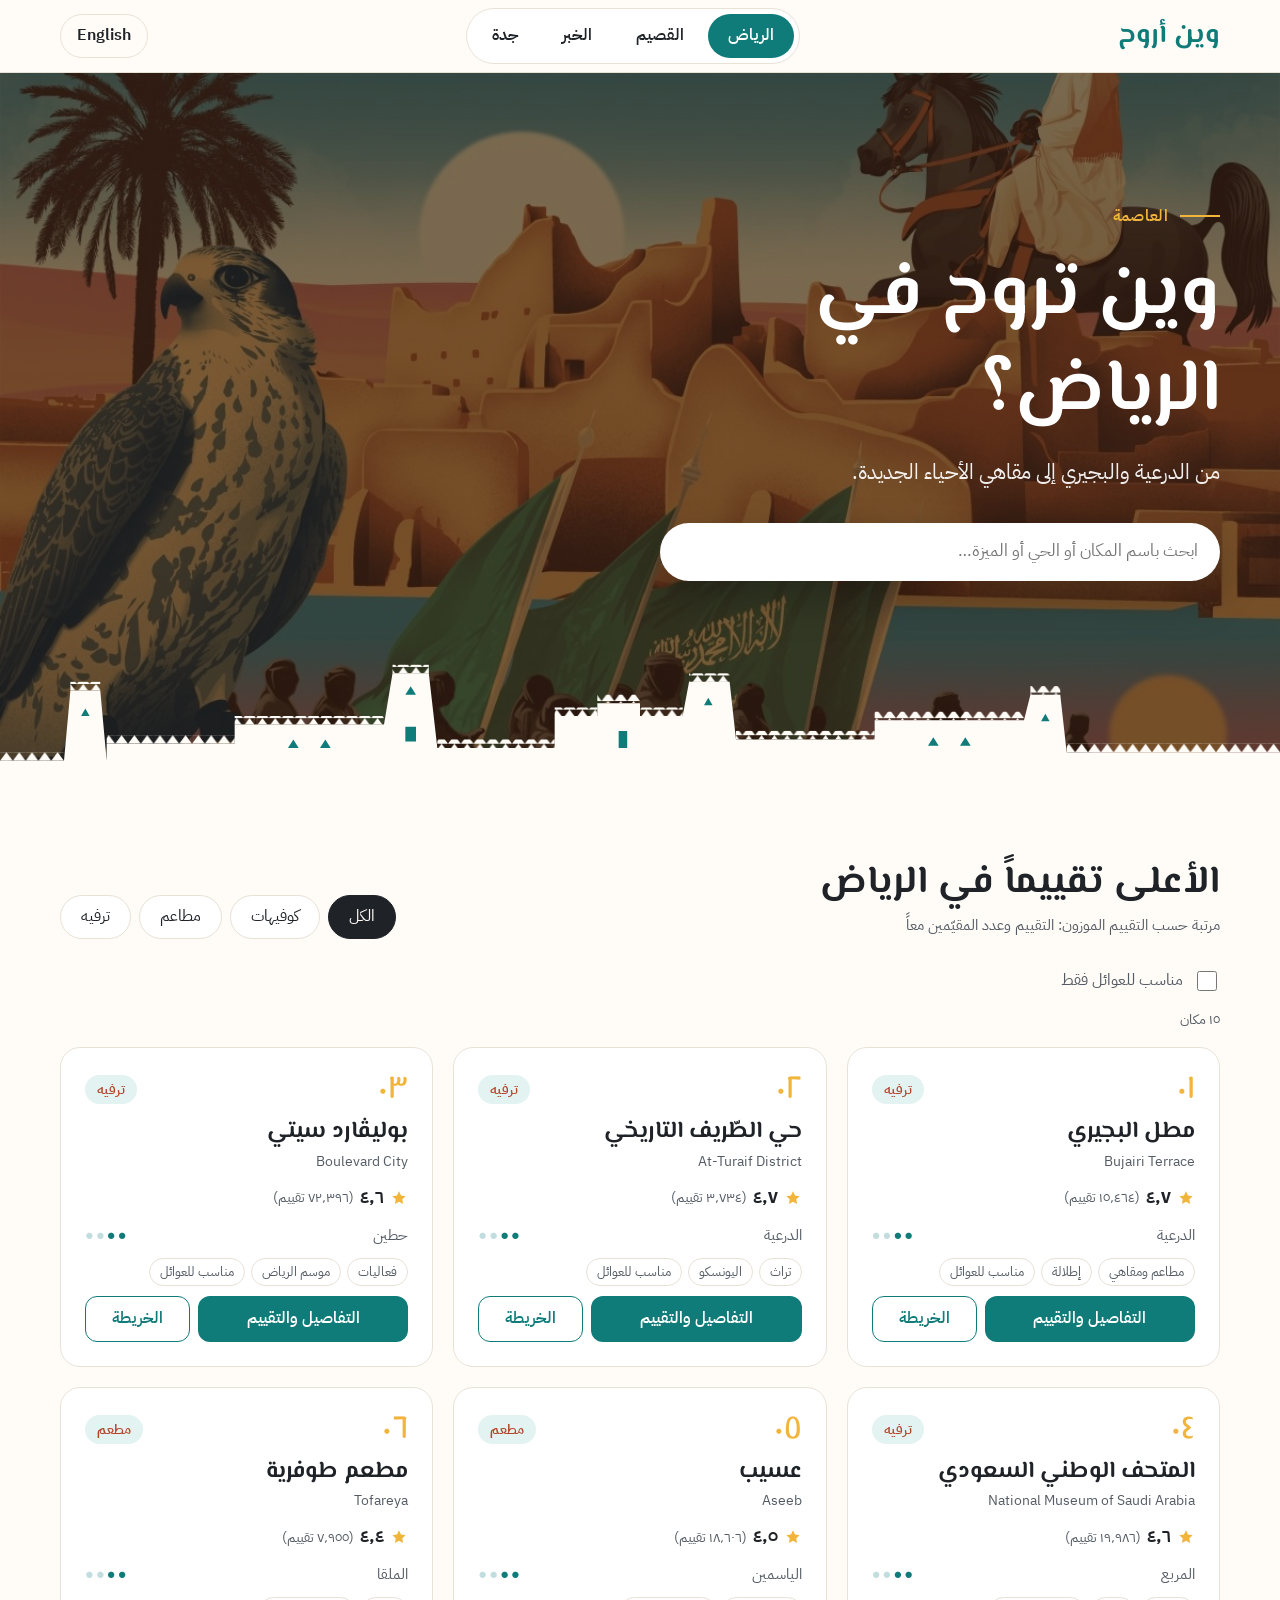
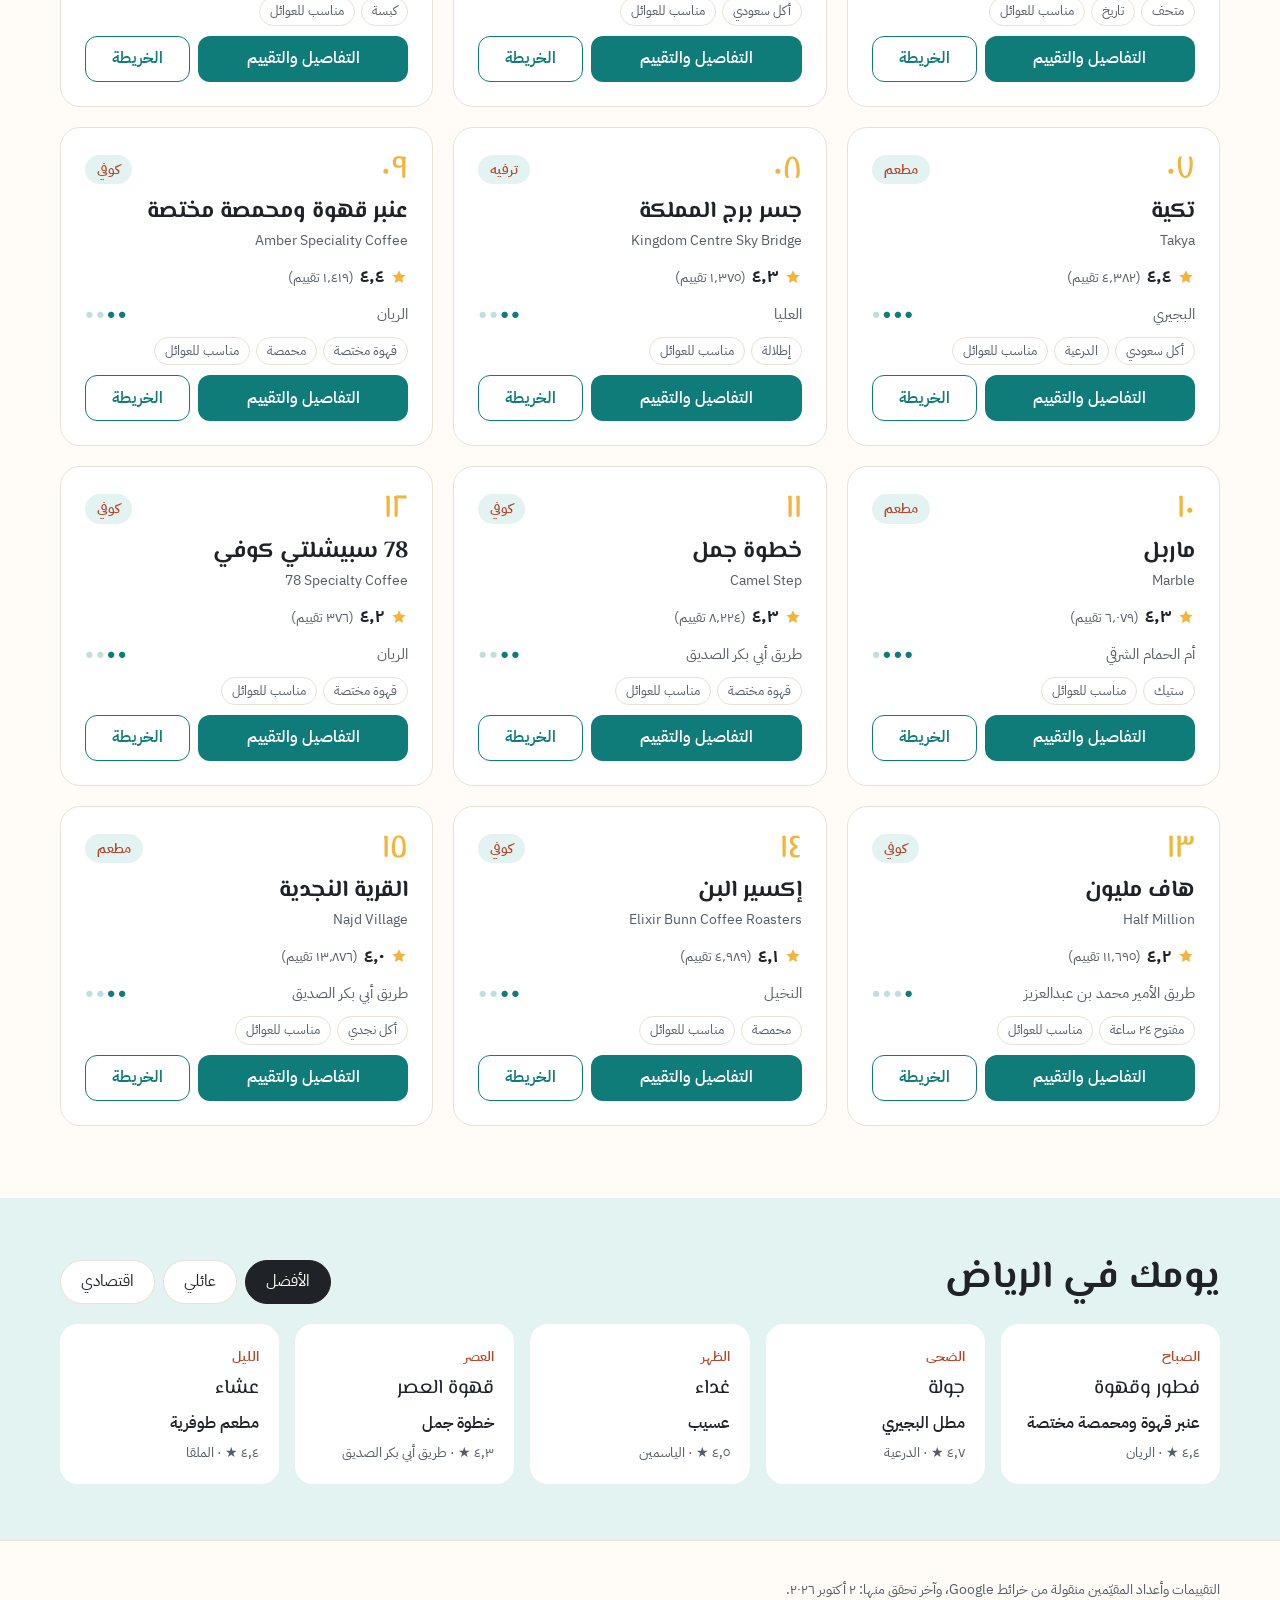
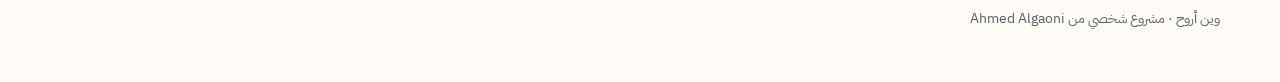
<file: index.html>
<!doctype html>
<html lang="ar" dir="rtl">
<head>
  <meta charset="utf-8">
  <meta name="viewport" content="width=device-width, initial-scale=1">
  <title>وين أروح | دليل الكوفيهات والمطاعم والترفيه</title>
  <meta name="description" content="أفضل الكوفيهات والمطاعم والأماكن الترفيهية في الرياض والقصيم والخبر وجدة، حسب تقييمات خرائط Google.">
  <link rel="preconnect" href="https://fonts.googleapis.com">
  <link rel="preconnect" href="https://fonts.gstatic.com" crossorigin>
  <link href="https://fonts.googleapis.com/css2?family=IBM+Plex+Sans+Arabic:wght@400;500;600&family=El+Messiri:wght@600;700&family=Reem+Kufi:wght@600;700&family=Rubik:wght@600;700&family=Amiri:wght@700&display=swap" rel="stylesheet">
  <link rel="stylesheet" href="style.css">
</head>
<body data-city="riyadh">

  <header class="site-header">
    <div class="container header-row">
      <a class="logo" href="#" data-i18n="siteName">وين أروح</a>
      <nav class="city-switch" aria-label="اختر المدينة" data-i18n-aria="citySwitch">
        <button type="button" data-city="riyadh">الرياض</button>
        <button type="button" data-city="qassim">القصيم</button>
        <button type="button" data-city="khobar">الخبر</button>
        <button type="button" data-city="jeddah">جدة</button>
      </nav>
      <button type="button" class="lang-btn" id="lang-btn" data-i18n="langButton">English</button>
    </div>
  </header>

  <section class="hero">
    <!-- One photo per city; CSS fades in the active one -->
    <img class="hero-img" data-city="riyadh" src="assets/img/riyadh.jpg" alt="">
    <img class="hero-img" data-city="qassim" src="assets/img/qassim.jpg" alt="">
    <img class="hero-img" data-city="khobar" src="assets/img/khobar.jpg" alt="">
    <img class="hero-img" data-city="jeddah" src="assets/img/jeddah.jpg" alt="">
    <div class="hero-overlay"></div>

    <div class="container hero-content">
      <p class="kicker" id="hero-kicker"></p>
      <h1 id="hero-title"></h1>
      <p class="tagline" id="hero-tagline"></p>
      <form class="search" role="search" onsubmit="return false">
        <label for="search-input" class="visually-hidden" data-i18n="searchLabel">ابحث عن مكان</label>
        <input id="search-input" type="search" placeholder="ابحث باسم المكان أو الحي أو الميزة…" data-i18n-ph="searchPlaceholder" autocomplete="off">
      </form>
    </div>

    <!-- City skylines (drawn in code, coloured by CSS variables) -->
    <div class="skylines" aria-hidden="true">
      <svg class="skyline" data-city="riyadh" viewBox="0 0 1200 160" preserveAspectRatio="xMidYMax slice">
        <defs><pattern id="cr-r" width="12" height="8" patternUnits="userSpaceOnUse"><path class="sk-fill" d="M0 8L6 0L12 8Z"/></pattern></defs>
        <path class="sk-fill" d="M0 160V112H60L66 46H94L100 112V96H220V78H360L368 30H402L410 100H520V70H560V58H600V70H640L646 38H684L690 92H820V74H960L966 50H994L1000 104H1200V160Z"/>
        <g fill="url(#cr-r)"><rect x="0" y="104" width="60" height="8"/><rect x="66" y="38" width="28" height="8"/><rect x="100" y="88" width="120" height="8"/><rect x="220" y="70" width="140" height="8"/><rect x="368" y="22" width="34" height="8"/><rect x="410" y="92" width="110" height="8"/><rect x="520" y="62" width="40" height="8"/><rect x="560" y="50" width="40" height="8"/><rect x="600" y="62" width="40" height="8"/><rect x="646" y="30" width="38" height="8"/><rect x="690" y="84" width="130" height="8"/><rect x="820" y="66" width="140" height="8"/><rect x="966" y="42" width="28" height="8"/><rect x="1000" y="96" width="200" height="8"/></g>
        <path class="sk-win" d="M76 70l4-7 4 7z M380 50l5-8 5 8z M380 80h10v14h-10z M660 60l4-7 4 7z M270 100l5-8 5 8z M300 100l5-8 5 8z M870 98l5-8 5 8z M900 98l5-8 5 8z M580 84h8v16h-8z M976 75l4-7 4 7z"/>
      </svg>
      <svg class="skyline" data-city="qassim" viewBox="0 0 1200 160" preserveAspectRatio="xMidYMax slice">
        <defs>
          <pattern id="cr-q" width="12" height="8" patternUnits="userSpaceOnUse"><path class="sk-fill" d="M0 8L6 0L12 8Z"/></pattern>
          <g id="palm-q" class="sk-fill"><path d="M-3 0L3 0L5 90L-5 90Z"/><path d="M0 0Q-26-12-48 6Q-24-4 0 4Z M0 0Q26-12 48 6Q24-4 0 4Z M0 0Q-14-26-38-30Q-14-18 0 3Z M0 0Q14-26 38-30Q14-18 0 3Z M0 0Q-2-24 4-36Q4-18 2 2Z"/></g>
        </defs>
        <use href="#palm-q" x="90" y="34"/><use href="#palm-q" x="330" y="26"/><use href="#palm-q" x="620" y="16"/><use href="#palm-q" x="930" y="28"/><use href="#palm-q" x="1130" y="22"/>
        <path class="sk-fill" d="M0 160V118H140V104H260V120H420V100H560V116H700V96H840V118H1000V106H1200V160Z"/>
        <g fill="url(#cr-q)"><rect x="0" y="110" width="140" height="8"/><rect x="140" y="96" width="120" height="8"/><rect x="260" y="112" width="160" height="8"/><rect x="420" y="92" width="140" height="8"/><rect x="560" y="108" width="140" height="8"/><rect x="700" y="88" width="140" height="8"/><rect x="840" y="110" width="160" height="8"/><rect x="1000" y="98" width="200" height="8"/></g>
        <path class="sk-win" d="M190 130h8v12h-8z M480 122l5-8 5 8z M500 122l5-8 5 8z M760 118l5-8 5 8z M780 118l5-8 5 8z M1080 128h8v12h-8z"/>
      </svg>
      <svg class="skyline" data-city="khobar" viewBox="0 0 1200 160" preserveAspectRatio="xMidYMax slice">
        <defs><g id="palm-k" class="sk-fill"><path d="M-3 0L3 0L5 90L-5 90Z"/><path d="M0 0Q-26-12-48 6Q-24-4 0 4Z M0 0Q26-12 48 6Q24-4 0 4Z M0 0Q-14-26-38-30Q-14-18 0 3Z M0 0Q14-26 38-30Q14-18 0 3Z M0 0Q-2-24 4-36Q4-18 2 2Z"/></g></defs>
        <use href="#palm-k" x="380" y="44"/><use href="#palm-k" x="470" y="52"/><use href="#palm-k" x="720" y="48"/>
        <g class="sk-fill">
          <path d="M0 160V122H70V100H120V116H190V86H240V108H300V124H760V104H820V82H870V110H940V92H990V118H1080V100H1130V120H1200V160Z"/>
          <path d="M592 130V50H608V130Z M598 4H602V22H598Z"/>
          <ellipse cx="600" cy="44" rx="46" ry="16"/>
          <circle cx="600" cy="22" r="8"/>
        </g>
        <path class="sk-win" d="M200 96h8v8h-8z M220 96h8v8h-8z M200 112h8v8h-8z M220 112h8v8h-8z M830 92h8v8h-8z M850 92h8v8h-8z M830 108h8v8h-8z M850 108h8v8h-8z M950 102h8v8h-8z M970 102h8v8h-8z"/>
      </svg>
      <svg class="skyline" data-city="jeddah" viewBox="0 0 1200 160" preserveAspectRatio="xMidYMax slice">
        <defs><pattern id="lat-j" width="8" height="8" patternUnits="userSpaceOnUse"><rect class="sk-fill" x="0" y="0" width="2" height="8"/></pattern></defs>
        <path class="sk-fill" d="M0 160V80H60V50H130V70H180V36H250V60H300V92H360V44H430V74H480V100H520V60H528L534 28L540 60H548V100H600V40H670V66H720V30H790V84H850V52H920V76H980V40H1050V70H1110V58H1200V160Z M516 72H552V76H516Z"/>
        <path class="sk-win" d="M80 66h30v34h-30z M195 50h40v44h-40z M375 58h40v42h-40z M615 54h40v36h-40z M735 44h40v48h-40z M865 66h40v32h-40z M995 54h40v42h-40z M1125 72h30v28h-30z"/>
        <path fill="url(#lat-j)" d="M80 66h30v34h-30z M195 50h40v44h-40z M375 58h40v42h-40z M615 54h40v36h-40z M735 44h40v48h-40z M865 66h40v32h-40z M995 54h40v42h-40z M1125 72h30v28h-30z"/>
      </svg>
    </div>
  </section>

  <main>
    <section class="container places" aria-labelledby="places-title">
      <div class="section-head">
        <div>
          <h2 id="places-title"></h2>
          <p class="section-sub" data-i18n="placesSub">مرتبة حسب التقييم الموزون: التقييم وعدد المقيّمين معاً</p>
        </div>
        <div class="tabs" role="group" aria-label="التصنيف" data-i18n-aria="tabsLabel">
          <button type="button" data-cat="all" aria-pressed="true" data-i18n="all">الكل</button>
          <button type="button" data-cat="cafe" aria-pressed="false" data-i18n="cafes">كوفيهات</button>
          <button type="button" data-cat="restaurant" aria-pressed="false" data-i18n="restaurants">مطاعم</button>
          <button type="button" data-cat="entertainment" aria-pressed="false" data-i18n="fun">ترفيه</button>
        </div>
      </div>
      <label class="family-toggle">
        <input type="checkbox" id="family-only">
        <span data-i18n="familyOnly">مناسب للعوائل فقط</span>
      </label>
      <p class="results-count" id="results-count" aria-live="polite"></p>
      <div class="cards" id="cards"></div>
    </section>

    <section class="plan-wrap" aria-labelledby="plan-title">
      <div class="container">
        <div class="section-head">
          <h2 id="plan-title"></h2>
          <div class="tabs" role="group" aria-label="نوع الخطة" data-i18n-aria="planLabel">
            <button type="button" data-mode="best" aria-pressed="true" data-i18n="best">الأفضل</button>
            <button type="button" data-mode="family" aria-pressed="false" data-i18n="family">عائلي</button>
            <button type="button" data-mode="budget" aria-pressed="false" data-i18n="budget">اقتصادي</button>
          </div>
        </div>
        <ol class="plan" id="plan"></ol>
      </div>
    </section>
  </main>

  <footer class="site-footer">
    <div class="container">
      <p id="footer-source"></p>
      <p data-i18n="footerAuthor">وين أروح · مشروع شخصي من Ahmed Algaoni</p>
    </div>
  </footer>

  <!-- Card template: filled by script.js with textContent (never innerHTML) -->
  <template id="card-template">
    <article class="card">
      <div class="card-top">
        <span class="rank"></span>
        <span class="chip cat"></span>
      </div>
      <h3 class="name"><a></a></h3>
      <p class="name-alt"></p>
      <p class="rating">
        <svg class="star" viewBox="0 0 24 24" aria-hidden="true"><path d="M12 3l2.7 5.6 6.1.9-4.4 4.3 1 6.1L12 17l-5.4 2.9 1-6.1L3.2 9.5l6.1-.9z"/></svg>
        <strong class="score"></strong>
        <span class="reviews"></span>
      </p>
      <p class="meta">
        <span class="hood"></span>
        <span class="price"></span>
      </p>
      <ul class="tags"></ul>
      <div class="actions">
        <a class="btn details"></a>
        <a class="btn ghost maps" target="_blank" rel="noopener"></a>
      </div>
    </article>
  </template>

  <script src="i18n.js"></script>
  <script src="common.js"></script>
  <script src="script.js"></script>
</body>
</html>
</file>
<file: style.css>
/* ===== City themes =====
   Each city only changes these variables; the rest of the CSS never
   hard-codes a city colour. script.js just sets <body data-city="..."> */

body[data-city="riyadh"] {
  --bg: #FFFCF7; --surface: #FFFFFF; --ink: #1F2328; --muted: #545B64; --line: #E8E1D6;
  --primary: #0F7C7A; --primary-dark: #0A5957; --on-primary: #FFFFFF;
  --accent: #F2B53B; --on-accent: #2A1E00; --soft: #FCEBC4; --tint: #E3F3F1;
  --cat: #B5452A; --overlay: rgba(25, 18, 12, 0.55);
  --display: "El Messiri", serif;
}
body[data-city="qassim"] {
  --bg: #FFFBF5; --surface: #FFFFFF; --ink: #1E2421; --muted: #55605A; --line: #ECE3D6;
  --primary: #9A4F1E; --primary-dark: #7A3D16; --on-primary: #FFFFFF;
  --accent: #E2A23B; --on-accent: #2A1A00; --soft: #F8E6C4; --tint: #FBEEDF;
  --cat: #2F6B4F; --overlay: rgba(40, 22, 10, 0.58);
  --display: "Reem Kufi", sans-serif;
}
body[data-city="khobar"] {
  --bg: #FAFCFD; --surface: #FFFFFF; --ink: #13232F; --muted: #4D5D69; --line: #E1E8EE;
  --primary: #1F5F78; --primary-dark: #174A5E; --on-primary: #FFFFFF;
  --accent: #E6B98A; --on-accent: #2A1C08; --soft: #FBEBD3; --tint: #E3EFF2;
  --cat: #B4532F; --overlay: rgba(10, 32, 42, 0.5);
  --display: "Rubik", sans-serif;
}
body[data-city="jeddah"] {
  --bg: #FFFBF7; --surface: #FFFFFF; --ink: #24201E; --muted: #5E5752; --line: #ECE4DA;
  --primary: #7B4B2A; --primary-dark: #5E3820; --on-primary: #FFFFFF;
  --accent: #2C7A8C; --on-accent: #FFFFFF; --soft: #DCEEF1; --tint: #F4ECE3;
  --cat: #2C6E7E; --overlay: rgba(28, 22, 18, 0.58);
  --display: "Amiri", serif;
}

/* ===== Base ===== */

*, *::before, *::after { box-sizing: border-box; }

body {
  margin: 0;
  background: var(--bg);
  color: var(--ink);
  font-family: "IBM Plex Sans Arabic", sans-serif;
  font-size: 16px;
  line-height: 1.7;
  transition: background-color 0.6s ease, color 0.6s ease;
}

h1, h2, h3 { font-family: var(--display); font-weight: 700; line-height: 1.3; margin: 0; }
a { color: var(--primary); }
button { font: inherit; cursor: pointer; }

.container { width: min(1160px, 100% - 32px); margin-inline: auto; }

.visually-hidden {
  position: absolute; width: 1px; height: 1px; overflow: hidden;
  clip: rect(0 0 0 0); white-space: nowrap;
}

:focus-visible { outline: 3px solid var(--accent); outline-offset: 2px; }

/* ===== Header ===== */

.site-header {
  position: sticky; top: 0; z-index: 10;
  background: color-mix(in srgb, var(--bg) 92%, transparent);
  backdrop-filter: blur(10px);
  border-bottom: 1px solid var(--line);
}
.header-row {
  min-height: 72px;
  display: flex; align-items: center; justify-content: space-between; gap: 16px;
}
.logo {
  font-family: var(--display); font-size: 1.7rem; font-weight: 700;
  color: var(--primary); text-decoration: none;
}
.city-switch {
  display: flex; gap: 4px; padding: 5px;
  background: var(--surface); border: 1px solid var(--line); border-radius: 999px;
  overflow-x: auto;
}
.city-switch button {
  min-height: 44px; padding: 0 20px; border: 0; border-radius: 999px;
  background: transparent; color: var(--ink); font-weight: 600; white-space: nowrap;
  transition: background-color 0.3s, color 0.3s;
}
.city-switch button[aria-pressed="true"] { background: var(--primary); color: var(--on-primary); }

.lang-btn {
  min-height: 44px; padding: 0 16px; border-radius: 999px;
  border: 1px solid var(--line); background: transparent; color: var(--ink); font-weight: 600;
}
.lang-btn:hover { background: var(--tint); }
.header-actions { display: flex; align-items: center; gap: 16px; }
.city-switch button:hover:not([aria-pressed="true"]) { background: var(--tint); }

/* ===== Hero ===== */

.hero {
  position: relative; overflow: hidden;
  min-height: min(82vh, 760px);
  display: flex; align-items: center;
  background: var(--primary-dark); color: #FFFFFF;
}
.hero-img {
  position: absolute; inset: 0; width: 100%; height: 100%;
  object-fit: cover; object-position: center 40%;
  opacity: 0; transform: scale(1.06);
  transition: opacity 1s ease, transform 6s ease;
}
body[data-city="riyadh"] .hero-img[data-city="riyadh"],
body[data-city="qassim"] .hero-img[data-city="qassim"],
body[data-city="khobar"] .hero-img[data-city="khobar"],
body[data-city="jeddah"] .hero-img[data-city="jeddah"] { opacity: 1; transform: scale(1); }

.hero-overlay { position: absolute; inset: 0; background: var(--overlay); }

.hero-content { position: relative; padding: 96px 0 200px; }
.kicker {
  display: inline-flex; align-items: center; gap: 12px; margin: 0 0 18px;
  color: var(--accent); font-weight: 600; letter-spacing: 0.02em;
}
.kicker::before { content: ""; width: 40px; height: 2px; background: currentColor; }
body[data-city="jeddah"] .kicker { color: #9FD6E2; }

.hero h1 { font-size: clamp(2.4rem, 6vw, 4.6rem); max-width: 12ch; }
.tagline { font-size: clamp(1.05rem, 2vw, 1.3rem); margin: 16px 0 32px; max-width: 34ch; opacity: 0.92; }

.search input {
  width: min(560px, 100%); min-height: 58px; padding: 0 22px;
  border: 0; border-radius: 999px; background: #FFFFFF; color: #1F2328;
  font: inherit; font-size: 1.05rem;
  box-shadow: 0 18px 40px rgba(0, 0, 0, 0.25);
}

.skylines { position: absolute; inset-inline: 0; bottom: -1px; height: 170px; pointer-events: none; }
.skyline {
  position: absolute; inset: 0; width: 100%; height: 100%;
  opacity: 0; transition: opacity 0.8s ease;
}
body[data-city="riyadh"] .skyline[data-city="riyadh"],
body[data-city="qassim"] .skyline[data-city="qassim"],
body[data-city="khobar"] .skyline[data-city="khobar"],
body[data-city="jeddah"] .skyline[data-city="jeddah"] { opacity: 1; }
.sk-fill { fill: var(--bg); }
.sk-win { fill: var(--primary); }

/* ===== Section heads & tabs ===== */

.places { padding: 48px 0 24px; }
.section-head {
  display: flex; flex-wrap: wrap; align-items: flex-end; justify-content: space-between;
  gap: 16px; margin-bottom: 20px;
}
.section-head h2 { font-size: clamp(1.8rem, 3.5vw, 2.4rem); }
.section-sub { margin: 4px 0 0; color: var(--muted); font-size: 0.95rem; }

.tabs { display: flex; flex-wrap: wrap; gap: 8px; }
.tabs button {
  min-height: 44px; padding: 0 20px; border-radius: 999px;
  border: 1px solid var(--line); background: var(--surface); color: var(--ink);
  transition: all 0.25s;
}
.tabs button[aria-pressed="true"] { background: var(--ink); border-color: var(--ink); color: var(--bg); }

.family-toggle {
  display: inline-flex; align-items: center; gap: 10px; min-height: 44px;
  color: var(--muted); cursor: pointer;
}
.family-toggle input { width: 20px; height: 20px; accent-color: var(--primary); }
.results-count { color: var(--muted); font-size: 0.9rem; margin: 4px 0 16px; }

/* ===== Cards ===== */

.cards {
  display: grid; gap: 20px;
  grid-template-columns: repeat(auto-fill, minmax(min(100%, 290px), 1fr));
}
.card {
  position: relative; display: flex; flex-direction: column; gap: 10px;
  padding: 24px; border-radius: 20px;
  background: var(--surface); border: 1px solid var(--line);
  transition: transform 0.3s ease, box-shadow 0.3s ease;
  animation: rise 0.5s ease both;
}
.card:hover { transform: translateY(-4px); box-shadow: 0 18px 40px rgba(0, 0, 0, 0.08); }
@keyframes rise { from { opacity: 0; transform: translateY(12px); } }

.card-top { display: flex; align-items: center; justify-content: space-between; }
.rank {
  font-family: var(--display); font-size: 2.2rem; line-height: 1;
  color: var(--accent);
}
body[data-city="khobar"] .rank { color: #C08A50; }
.chip {
  display: inline-block; padding: 3px 12px; border-radius: 999px;
  background: var(--tint); font-size: 0.85rem; font-weight: 600;
}
.chip.cat { color: var(--cat); }

.card .name { font-size: 1.45rem; }
.name-alt { margin: -8px 0 0; color: var(--muted); font-size: 0.85rem; }
/* The other-language name has its own dir, so align it to the page side explicitly */
[dir="rtl"] .name-alt, [dir="rtl"] .place-name-alt { text-align: right; }
[dir="ltr"] .name-alt, [dir="ltr"] .place-name-alt { text-align: left; }

.rating { display: flex; align-items: center; gap: 6px; margin: 0; }
.star { width: 18px; height: 18px; fill: var(--accent); }
body[data-city="khobar"] .star { fill: #C08A50; }
.score { font-size: 1.1rem; }
.reviews { color: var(--muted); font-size: 0.9rem; }

.meta { display: flex; justify-content: space-between; gap: 12px; margin: 0; color: var(--muted); font-size: 0.92rem; }
.price { letter-spacing: 2px; color: var(--primary); }
.price .off { opacity: 0.25; }

.tags { display: flex; flex-wrap: wrap; gap: 6px; margin: 0; padding: 0; list-style: none; }
.tags li { padding: 2px 10px; border-radius: 999px; border: 1px solid var(--line); font-size: 0.82rem; color: var(--muted); }

.btn {
  margin-top: auto; min-height: 46px;
  display: flex; align-items: center; justify-content: center;
  border-radius: 12px; background: var(--primary); color: var(--on-primary);
  font-weight: 600; text-decoration: none;
  transition: background-color 0.25s;
}
.btn:hover { background: var(--primary-dark); }
button.btn { border: 0; width: 100%; }

.card .name a { color: inherit; text-decoration: none; }
.card .name a:hover { color: var(--primary); }
.actions { margin-top: auto; display: grid; grid-template-columns: 2fr 1fr; gap: 8px; }
.actions .btn { margin-top: 0; }
.btn.ghost { background: transparent; color: var(--primary); border: 1.5px solid var(--primary); }
.btn.ghost:hover { background: var(--tint); }

.empty { padding: 40px; text-align: center; color: var(--muted); border: 1px dashed var(--line); border-radius: 20px; }

/* ===== Day plan ===== */

.plan-wrap { margin-top: 48px; padding: 56px 0; background: var(--tint); transition: background-color 0.6s; }
.plan {
  list-style: none; margin: 0; padding: 0;
  display: grid; gap: 16px;
  grid-template-columns: repeat(auto-fit, minmax(min(100%, 190px), 1fr));
}
.plan li {
  padding: 20px; border-radius: 18px; background: var(--surface);
  display: flex; flex-direction: column; gap: 4px;
}
.plan .when { color: var(--cat); font-weight: 600; font-size: 0.9rem; }
.plan .what { font-family: var(--display); font-size: 1.25rem; }
.plan a { color: var(--ink); font-weight: 600; text-decoration: none; }
.plan a:hover { color: var(--primary); text-decoration: underline; }
.plan .sub { color: var(--muted); font-size: 0.85rem; }

/* ===== Place page ===== */

.back-link { color: var(--ink); font-weight: 600; text-decoration: none; }
.back-link::before { content: "→ "; }
[dir="ltr"] .back-link::before { content: "← "; }

.place-hero {
  position: relative; overflow: hidden; min-height: 340px;
  display: flex; align-items: flex-end;
  background: var(--primary-dark); color: #FFFFFF;
}
.place-hero-img { position: absolute; inset: 0; width: 100%; height: 100%; object-fit: cover; object-position: center 40%; }
.place-hero-content { position: relative; padding: 64px 0 40px; }
.place-hero h1 { font-size: clamp(2.2rem, 5.5vw, 4rem); }
.place-name-alt { margin: 4px 0 0; opacity: 0.85; }
.breadcrumb { display: flex; gap: 8px; margin-bottom: 12px; font-size: 0.95rem; }
.breadcrumb a { color: #FFFFFF; }

.place-main { padding: 40px 0 24px; }
.place-grid {
  display: grid; gap: 32px; align-items: start;
  grid-template-columns: repeat(auto-fit, minmax(min(100%, 420px), 1fr));
}
.place-info { display: flex; flex-direction: column; gap: 20px; }

.score-boxes { display: grid; grid-template-columns: 1fr 1fr; gap: 12px; }
.score-box { padding: 18px; border-radius: 18px; display: flex; flex-direction: column; gap: 2px; }
.score-box.google { background: var(--primary); color: var(--on-primary); }
.score-box.visitors { background: var(--soft); color: var(--ink); }
.score-box .label { font-size: 0.88rem; opacity: 0.85; }
.score-box .big { font-size: 2rem; font-family: var(--display); }
.score-box .small { font-size: 0.85rem; opacity: 0.85; }

.facts {
  margin: 0; display: grid; grid-template-columns: 1fr 1fr;
  border: 1px solid var(--line); border-radius: 18px; background: var(--surface); overflow: hidden;
}
.facts div { padding: 14px 18px; border-bottom: 1px solid var(--line); }
.facts div:nth-child(odd) { border-inline-end: 1px solid var(--line); }
.facts div:nth-last-child(-n+2) { border-bottom: 0; }
.facts dt { color: var(--muted); font-size: 0.85rem; }
.facts dd { margin: 0; font-weight: 600; }
.big-tags li { font-size: 0.9rem; padding: 4px 14px; }
.source-note { margin: 0; color: var(--muted); font-size: 0.85rem; }

.review-form-wrap { padding: 28px; border-radius: 22px; background: var(--tint); }
.review-form-wrap h2 { font-size: 1.7rem; margin-bottom: 16px; }
#review-form { display: flex; flex-direction: column; gap: 10px; }
#review-form label, .stars-input legend { font-weight: 600; }
#review-form input, #review-form textarea {
  font: inherit; padding: 12px 14px; border-radius: 12px;
  border: 1px solid var(--line); background: var(--surface); color: var(--ink);
}
#review-form input { min-height: 48px; }
.stars-input { border: 0; padding: 0; margin: 0; }
/* Stars sit in a visible white box; empty stars are clearly grey */
.stars-row {
  display: inline-flex; gap: 2px; padding: 6px 10px; margin-top: 6px;
  background: var(--surface); border: 1.5px solid var(--line); border-radius: 14px;
}
.star-btn {
  width: 48px; height: 48px; border: 0; background: transparent;
  font-size: 2.1rem; line-height: 1; color: #9A958C;
  transition: color 0.15s, transform 0.15s;
}
.star-btn:hover { transform: scale(1.12); }
.star-btn.on, .star-btn.preview { color: var(--accent); }
body[data-city="khobar"] .star-btn.on, body[data-city="khobar"] .star-btn.preview { color: #C08A50; }
.star-label { margin: 0; color: var(--muted); font-size: 0.9rem; }
.form-error { margin: 0; color: #B3261E; font-weight: 600; min-height: 1.2em; }

.reviews-wrap, .similar-wrap { margin-top: 48px; }
.reviews-wrap h2, .similar-wrap h2 { font-size: 1.8rem; margin-bottom: 16px; }
.reviews-list { list-style: none; margin: 0; padding: 0; display: grid; gap: 12px; }
.review { padding: 18px 20px; border-radius: 16px; border: 1px solid var(--line); background: var(--surface); }
.review-head { display: flex; justify-content: space-between; color: var(--muted); font-size: 0.9rem; }
.review-head strong { color: var(--ink); }
.review-stars { color: var(--accent); letter-spacing: 2px; }
.review p { margin: 6px 0 0; }

.similar { display: grid; gap: 16px; grid-template-columns: repeat(auto-fill, minmax(min(100%, 240px), 1fr)); }
.mini-card {
  display: flex; flex-direction: column; gap: 4px; padding: 18px 20px;
  border-radius: 16px; border: 1px solid var(--line); background: var(--surface);
  color: var(--ink); text-decoration: none; transition: transform 0.25s, box-shadow 0.25s;
}
.mini-card:hover { transform: translateY(-3px); box-shadow: 0 12px 28px rgba(0, 0, 0, 0.07); }
.mini-card strong { font-family: var(--display); font-size: 1.2rem; }
.mini-card span { color: var(--muted); font-size: 0.9rem; }

/* ===== Footer ===== */

.site-footer { padding: 32px 0 48px; color: var(--muted); font-size: 0.9rem; border-top: 1px solid var(--line); }
.site-footer p { margin: 4px 0; }

/* ===== Small screens ===== */

@media (max-width: 640px) {
  /* Compact header: logo + cities on one row, and it scrolls away */
  .site-header { position: static; }
  .header-row { min-height: 64px; gap: 8px; flex-wrap: wrap; padding: 8px 0; }
  .site-header .city-switch { order: 3; width: 100%; }
  .lang-btn { min-height: 40px; padding: 0 12px; font-size: 0.9rem; }
  .logo { font-size: 1.25rem; white-space: nowrap; }
  .city-switch { padding: 3px; }
  .city-switch button { min-height: 40px; padding: 0 10px; font-size: 0.9rem; }
  .hero-content { padding: 64px 0 150px; }
  .skylines { height: 110px; }
}

@media (prefers-reduced-motion: reduce) {
  *, *::before, *::after { transition: none !important; animation: none !important; }
}
</file>
